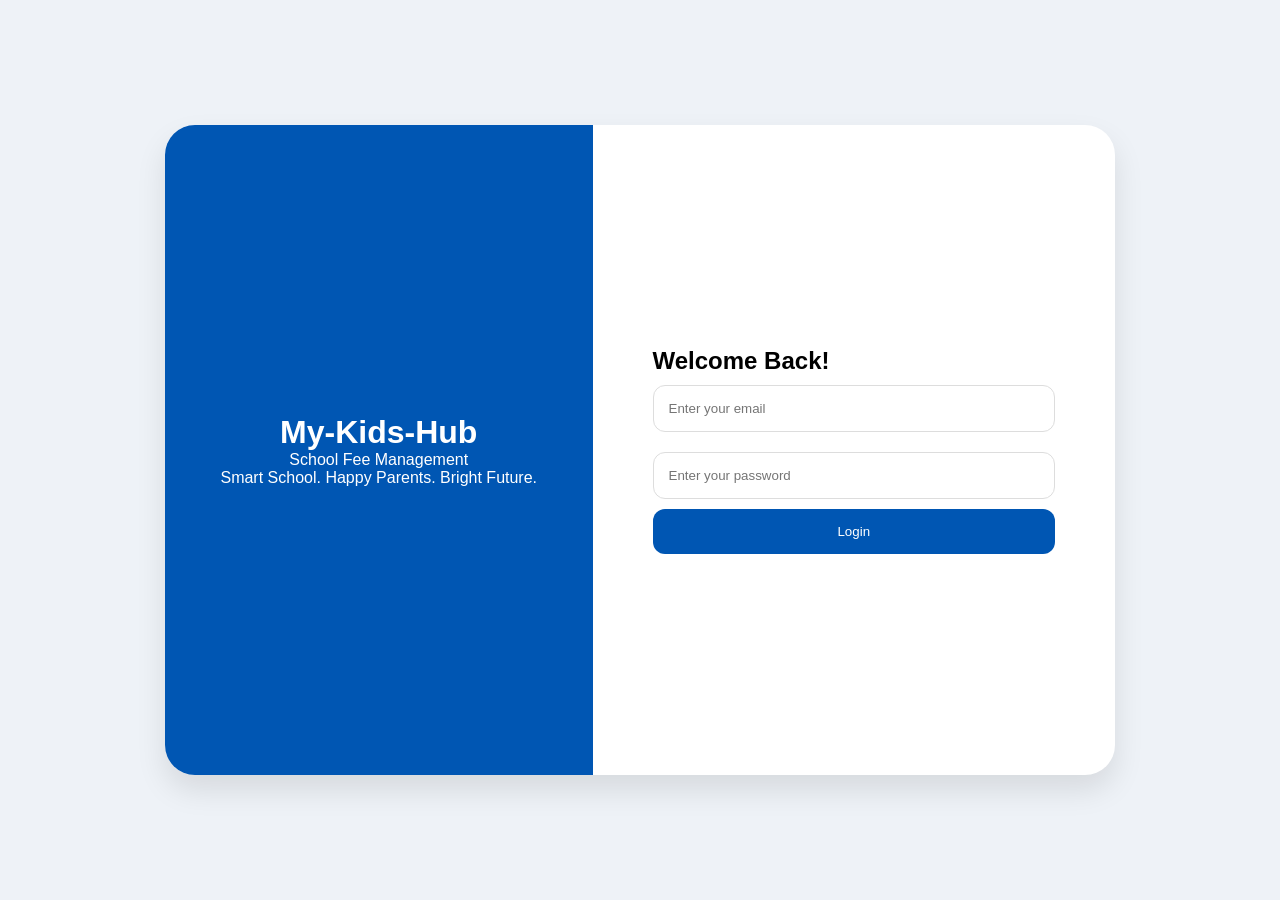
<file: index.html>
<!DOCTYPE html>
<html lang="en">
<head>
    <meta charset="UTF-8">
    <meta name="viewport" content="width=device-width, initial-scale=1.0">
    <title>Login | My-Kids-Hub</title>
    <style>
        * { margin: 0; padding: 0; box-sizing: border-box; font-family: 'Segoe UI', sans-serif; }
        body { background: #eef2f7; display: flex; height: 100vh; justify-content: center; align-items: center; }
        .main-wrapper { display: flex; width: 950px; height: 650px; background: white; border-radius: 30px; overflow: hidden; box-shadow: 0 15px 30px rgba(0,0,0,0.1); }
        .left-section { width: 45%; background: #0056b3; color: white; padding: 40px; display: flex; flex-direction: column; justify-content: center; align-items: center; text-align: center; }
        .right-section { width: 55%; padding: 60px; display: flex; flex-direction: column; justify-content: center; }
        input { width: 100%; padding: 15px; margin: 10px 0; border: 1px solid #ddd; border-radius: 12px; }
        button { width: 100%; padding: 15px; background: #0056b3; color: white; border: none; border-radius: 12px; cursor: pointer; }
    </style>
</head>
<body>
    <div class="main-wrapper">
        <div class="left-section">
            <h1>My-Kids-Hub</h1>
            <p>School Fee Management</p>
            <p>Smart School. Happy Parents. Bright Future.</p>
        </div>
        <div class="right-section">
            <form id="loginForm">
                <h2>Welcome Back!</h2>
                <input type="email" placeholder="Enter your email" required>
                <input type="password" placeholder="Enter your password" required>
                <button type="submit">Login</button>
            </form>
        </div>
    </div>
</body>
</html>
</file>
